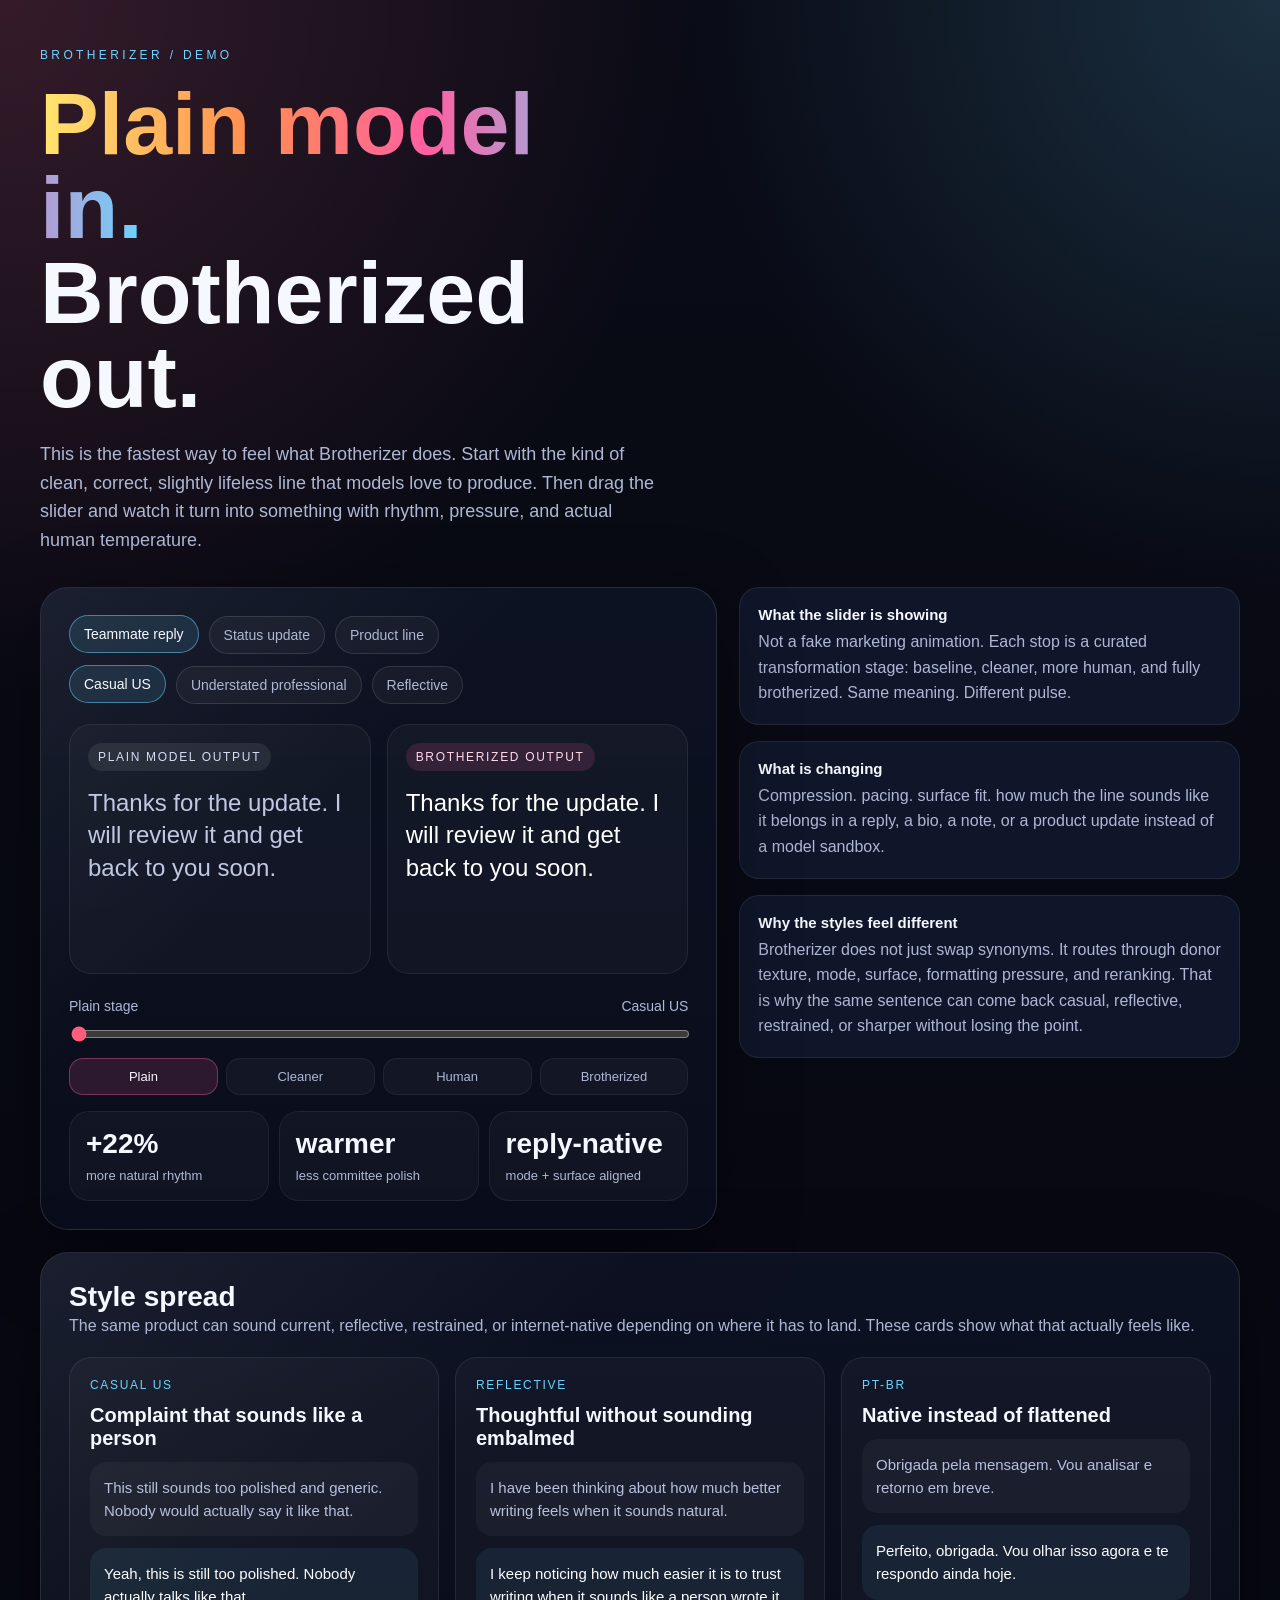
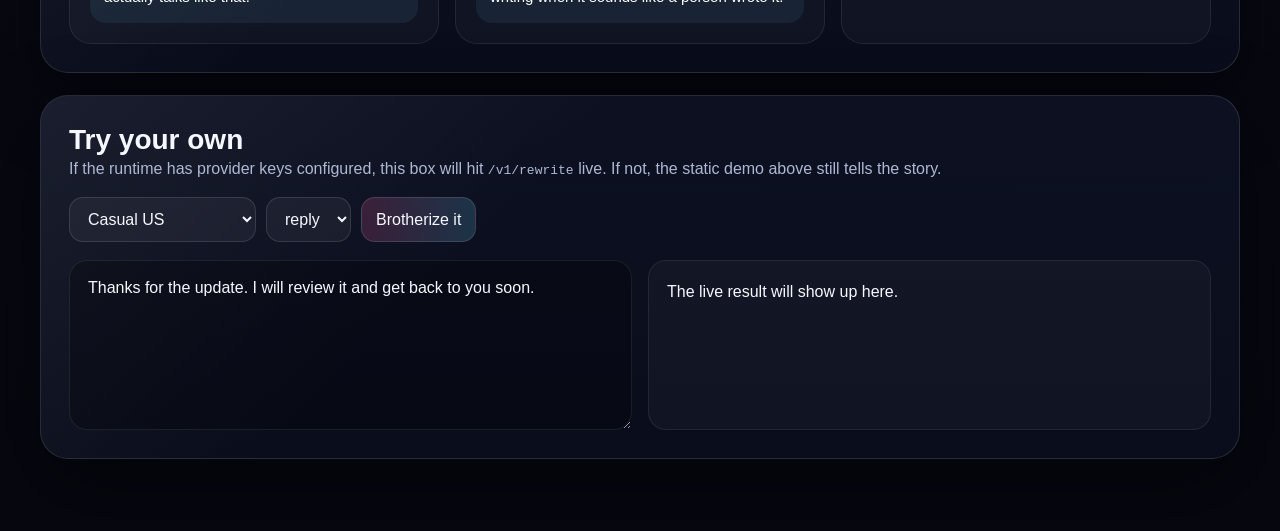
<file: brotherizer_assets/demo/index.html>
<!doctype html>
<html lang="en">
  <head>
    <meta charset="utf-8" />
    <meta name="viewport" content="width=device-width, initial-scale=1" />
    <title>Brotherizer Demo</title>
    <style>
      :root {
        --bg: #080914;
        --panel: rgba(14, 19, 37, 0.86);
        --panel-2: rgba(20, 28, 52, 0.72);
        --line: rgba(255, 255, 255, 0.12);
        --text: #f6f8ff;
        --muted: #aeb8d4;
        --warm: #ff9a47;
        --hot: #ff5d7a;
        --cool: #6ad5ff;
        --lime: #9ff59f;
        --shadow: 0 24px 80px rgba(0, 0, 0, 0.4);
      }

      * {
        box-sizing: border-box;
      }

      body {
        margin: 0;
        font-family: "Avenir Next", "Segoe UI Variable", "SF Pro Display", sans-serif;
        color: var(--text);
        background:
          radial-gradient(circle at top left, rgba(255, 99, 132, 0.18), transparent 28%),
          radial-gradient(circle at top right, rgba(106, 213, 255, 0.18), transparent 24%),
          linear-gradient(180deg, #090b16 0%, #06070f 100%);
        min-height: 100vh;
      }

      .shell {
        width: min(1200px, calc(100vw - 32px));
        margin: 0 auto;
        padding: 48px 0 72px;
      }

      .hero {
        display: grid;
        gap: 20px;
        margin-bottom: 32px;
      }

      .eyebrow {
        letter-spacing: 0.28em;
        text-transform: uppercase;
        font-size: 12px;
        color: var(--cool);
      }

      h1 {
        font-size: clamp(42px, 7vw, 88px);
        line-height: 0.96;
        margin: 0;
        max-width: 11ch;
      }

      .gradient {
        background: linear-gradient(90deg, #ffe66f 0%, #ff8f4f 35%, #ff5fa2 65%, #6ad5ff 100%);
        -webkit-background-clip: text;
        background-clip: text;
        color: transparent;
      }

      .lede {
        max-width: 62ch;
        color: var(--muted);
        font-size: 18px;
        line-height: 1.6;
        margin: 0;
      }

      .grid {
        display: grid;
        gap: 22px;
      }

      .hero-grid {
        grid-template-columns: 1.15fr 0.85fr;
        align-items: start;
      }

      .panel {
        position: relative;
        overflow: hidden;
        background: linear-gradient(180deg, var(--panel) 0%, rgba(10, 14, 28, 0.94) 100%);
        border: 1px solid var(--line);
        border-radius: 28px;
        box-shadow: var(--shadow);
      }

      .panel::before {
        content: "";
        position: absolute;
        inset: 0;
        background: linear-gradient(135deg, rgba(255,255,255,0.06), transparent 38%);
        pointer-events: none;
      }

      .panel-body {
        position: relative;
        padding: 28px;
        z-index: 1;
      }

      .toolbar,
      .style-row,
      .metrics,
      .playground-controls {
        display: flex;
        flex-wrap: wrap;
        gap: 10px;
      }

      .chip {
        border: 1px solid var(--line);
        background: rgba(255,255,255,0.04);
        color: var(--muted);
        padding: 10px 14px;
        border-radius: 999px;
        font-size: 14px;
        cursor: pointer;
        transition: 160ms ease;
      }

      .chip:hover,
      .chip.active {
        color: var(--text);
        border-color: rgba(106, 213, 255, 0.5);
        background: rgba(106, 213, 255, 0.12);
        transform: translateY(-1px);
      }

      .comparison {
        display: grid;
        grid-template-columns: repeat(2, minmax(0, 1fr));
        gap: 16px;
        margin-top: 20px;
      }

      .copy-card {
        min-height: 250px;
        border: 1px solid rgba(255,255,255,0.08);
        background: rgba(255,255,255,0.03);
        border-radius: 22px;
        padding: 18px;
      }

      .copy-label {
        display: inline-block;
        padding: 7px 10px;
        border-radius: 999px;
        font-size: 12px;
        text-transform: uppercase;
        letter-spacing: 0.14em;
        margin-bottom: 16px;
      }

      .copy-label.before {
        background: rgba(255,255,255,0.08);
        color: #d5ddf5;
      }

      .copy-label.after {
        background: rgba(255, 95, 162, 0.14);
        color: #ffd9ea;
      }

      .copy-text {
        font-size: 24px;
        line-height: 1.35;
        margin: 0;
        white-space: pre-wrap;
      }

      .copy-text.before {
        color: #c0c8e2;
      }

      .copy-text.after {
        color: #ffffff;
      }

      .stage-wrap {
        margin-top: 24px;
      }

      .stage-meta {
        display: flex;
        justify-content: space-between;
        align-items: center;
        gap: 16px;
        margin-bottom: 10px;
        font-size: 14px;
        color: var(--muted);
      }

      input[type="range"] {
        width: 100%;
        accent-color: var(--hot);
      }

      .stage-pills {
        display: grid;
        grid-template-columns: repeat(4, minmax(0, 1fr));
        gap: 8px;
        margin-top: 12px;
      }

      .stage-pill {
        text-align: center;
        padding: 10px 8px;
        border-radius: 14px;
        background: rgba(255,255,255,0.04);
        border: 1px solid rgba(255,255,255,0.06);
        color: var(--muted);
        font-size: 13px;
      }

      .stage-pill.active {
        color: var(--text);
        background: rgba(255, 95, 162, 0.14);
        border-color: rgba(255, 95, 162, 0.38);
      }

      .metrics {
        margin-top: 16px;
      }

      .metric {
        flex: 1 1 0;
        min-width: 120px;
        padding: 16px;
        border-radius: 20px;
        background: rgba(255,255,255,0.03);
        border: 1px solid rgba(255,255,255,0.06);
      }

      .metric strong {
        display: block;
        font-size: 28px;
        margin-bottom: 6px;
        color: var(--text);
      }

      .metric span {
        color: var(--muted);
        font-size: 13px;
      }

      .aside-copy {
        display: grid;
        gap: 16px;
      }

      .aside-copy h2,
      .gallery h2,
      .playground h2 {
        margin: 0;
        font-size: 28px;
      }

      .aside-copy p,
      .gallery p,
      .playground p {
        margin: 0;
        color: var(--muted);
        line-height: 1.6;
      }

      .signal-card {
        padding: 18px;
        border-radius: 20px;
        background: var(--panel-2);
        border: 1px solid rgba(255,255,255,0.08);
      }

      .signal-card strong {
        display: block;
        font-size: 15px;
        margin-bottom: 6px;
      }

      .gallery-grid {
        display: grid;
        grid-template-columns: repeat(3, minmax(0, 1fr));
        gap: 16px;
        margin-top: 18px;
      }

      .gallery-card {
        padding: 20px;
        border-radius: 22px;
        border: 1px solid rgba(255,255,255,0.08);
        background: rgba(255,255,255,0.03);
      }

      .gallery-card .mode {
        color: var(--cool);
        text-transform: uppercase;
        letter-spacing: 0.14em;
        font-size: 12px;
      }

      .gallery-card h3 {
        margin: 12px 0 10px;
        font-size: 20px;
      }

      .gallery-card .baseline,
      .gallery-card .result {
        padding: 14px;
        border-radius: 16px;
        margin-top: 12px;
        font-size: 15px;
        line-height: 1.55;
      }

      .gallery-card .baseline {
        background: rgba(255,255,255,0.04);
        color: #b7c1dd;
      }

      .gallery-card .result {
        background: rgba(106, 213, 255, 0.08);
        color: #fdfdff;
      }

      .playground-grid {
        display: grid;
        grid-template-columns: 1fr 1fr;
        gap: 16px;
        margin-top: 18px;
      }

      textarea {
        width: 100%;
        min-height: 170px;
        resize: vertical;
        padding: 18px;
        border-radius: 18px;
        border: 1px solid rgba(255,255,255,0.08);
        background: rgba(0,0,0,0.24);
        color: var(--text);
        font: inherit;
      }

      select,
      button {
        border-radius: 14px;
        border: 1px solid rgba(255,255,255,0.12);
        background: rgba(255,255,255,0.05);
        color: var(--text);
        padding: 12px 14px;
        font: inherit;
      }

      button {
        background: linear-gradient(90deg, rgba(255,95,162,0.18), rgba(106,213,255,0.18));
        cursor: pointer;
      }

      button:hover {
        transform: translateY(-1px);
      }

      .playground-output {
        min-height: 170px;
        padding: 18px;
        border-radius: 18px;
        border: 1px solid rgba(255,255,255,0.08);
        background: rgba(255,255,255,0.03);
        white-space: pre-wrap;
        line-height: 1.6;
      }

      .flash {
        animation: pulse 320ms ease;
      }

      @keyframes pulse {
        0% { transform: translateY(6px); opacity: 0.45; }
        100% { transform: translateY(0); opacity: 1; }
      }

      @media (max-width: 980px) {
        .hero-grid,
        .comparison,
        .playground-grid,
        .gallery-grid {
          grid-template-columns: 1fr;
        }

        .shell {
          width: min(100vw - 20px, 100%);
          padding: 28px 0 56px;
        }
      }
    </style>
  </head>
  <body>
    <main class="shell">
      <section class="hero">
        <div class="eyebrow">Brotherizer / Demo</div>
        <h1><span class="gradient">Plain model in.</span> Brotherized out.</h1>
        <p class="lede">
          This is the fastest way to feel what Brotherizer does. Start with the kind of clean, correct, slightly lifeless line that models love to produce. Then drag the slider and watch it turn into something with rhythm, pressure, and actual human temperature.
        </p>
      </section>

      <section class="grid hero-grid">
        <article class="panel">
          <div class="panel-body">
            <div class="toolbar" id="example-tabs"></div>
            <div class="style-row" id="style-tabs" style="margin-top: 12px;"></div>

            <div class="comparison">
              <div class="copy-card">
                <span class="copy-label before">Plain model output</span>
                <p class="copy-text before" id="before-text"></p>
              </div>
              <div class="copy-card">
                <span class="copy-label after">Brotherized output</span>
                <p class="copy-text after flash" id="after-text"></p>
              </div>
            </div>

            <div class="stage-wrap">
              <div class="stage-meta">
                <span id="stage-label">Stage 1 / 4</span>
                <span id="style-caption">Casual US</span>
              </div>
              <input id="intensity" type="range" min="0" max="3" step="1" value="0" />
              <div class="stage-pills" id="stage-pills"></div>
            </div>

            <div class="metrics">
              <div class="metric">
                <strong id="metric-rhythm">+18%</strong>
                <span>more natural rhythm</span>
              </div>
              <div class="metric">
                <strong id="metric-heat">warmer</strong>
                <span>less committee polish</span>
              </div>
              <div class="metric">
                <strong id="metric-style">on-voice</strong>
                <span>mode + surface aligned</span>
              </div>
            </div>
          </div>
        </article>

        <aside class="aside-copy">
          <div class="signal-card">
            <strong>What the slider is showing</strong>
            <p>Not a fake marketing animation. Each stop is a curated transformation stage: baseline, cleaner, more human, and fully brotherized. Same meaning. Different pulse.</p>
          </div>
          <div class="signal-card">
            <strong>What is changing</strong>
            <p>Compression. pacing. surface fit. how much the line sounds like it belongs in a reply, a bio, a note, or a product update instead of a model sandbox.</p>
          </div>
          <div class="signal-card">
            <strong>Why the styles feel different</strong>
            <p>Brotherizer does not just swap synonyms. It routes through donor texture, mode, surface, formatting pressure, and reranking. That is why the same sentence can come back casual, reflective, restrained, or sharper without losing the point.</p>
          </div>
        </aside>
      </section>

      <section class="panel gallery" style="margin-top: 22px;">
        <div class="panel-body">
          <h2>Style spread</h2>
          <p>The same product can sound current, reflective, restrained, or internet-native depending on where it has to land. These cards show what that actually feels like.</p>
          <div class="gallery-grid" id="gallery-grid"></div>
        </div>
      </section>

      <section class="panel playground" style="margin-top: 22px;">
        <div class="panel-body">
          <h2>Try your own</h2>
          <p>If the runtime has provider keys configured, this box will hit <code>/v1/rewrite</code> live. If not, the static demo above still tells the story.</p>
          <div class="playground-controls" style="margin-top: 16px;">
            <select id="playground-mode">
              <option value="casual_us_human_mode">Casual US</option>
              <option value="en_reflective_human_mode">Reflective English</option>
              <option value="british_professional_human_mode">British Professional</option>
              <option value="ptbr_twitter_mode">PT-BR Twitter</option>
            </select>
            <select id="playground-surface">
              <option value="reply">reply</option>
              <option value="post">post</option>
              <option value="note">note</option>
              <option value="bio">bio</option>
            </select>
            <button id="playground-submit">Brotherize it</button>
          </div>
          <div class="playground-grid">
            <textarea id="playground-input">Thanks for the update. I will review it and get back to you soon.</textarea>
            <div class="playground-output" id="playground-output">The live result will show up here.</div>
          </div>
        </div>
      </section>
    </main>

    <script>
      const DEMOS = [
        {
          id: "reply",
          label: "Teammate reply",
          styles: {
            casual: {
              label: "Casual US",
              metrics: ["+22%", "warmer", "reply-native"],
              stages: [
                "Thanks for the update. I will review it and get back to you soon.",
                "Thanks for the update. I'll review it and get back to you soon.",
                "Thanks for sending that over. I'll take a look and get back to you today.",
                "Got it, thanks. I'll dig in and circle back with something useful today."
              ]
            },
            pro: {
              label: "Understated professional",
              metrics: ["+11%", "calmer", "cleaner"],
              stages: [
                "Thanks for the update. I will review it and get back to you soon.",
                "Thanks for the update. I'll review it and get back to you shortly.",
                "Thanks for sending this through. I'll review it and come back with a clear response shortly.",
                "Thanks for sending this over. I'll take a proper look and come back with something clear and useful shortly."
              ]
            },
            reflective: {
              label: "Reflective",
              metrics: ["+15%", "softer", "note-like"],
              stages: [
                "Thanks for the update. I will review it and get back to you soon.",
                "Thanks for the update. I'll sit with it for a bit and come back to you soon.",
                "Thanks for sending this through. I'll spend a little time with it and come back to you properly.",
                "Thanks for sending this over. I'll spend some time with it and come back once I've got something more considered."
              ]
            }
          }
        },
        {
          id: "status",
          label: "Status update",
          styles: {
            pro: {
              label: "Professional",
              metrics: ["+14%", "clearer", "leadership-safe"],
              stages: [
                "The project is progressing as expected and remains on schedule.",
                "The project is progressing on schedule and remains in good shape.",
                "We're on track, and the next milestone is still where we expected it to be.",
                "Progress is steady, and nothing has moved the timeline off course."
              ]
            },
            casual: {
              label: "Direct",
              metrics: ["+19%", "sharper", "less brochure"],
              stages: [
                "The project is progressing as expected and remains on schedule.",
                "The project is moving fine and it's still on schedule.",
                "We're still on track. Nothing has really knocked the timeline around.",
                "We're on track, and the timeline still looks clean."
              ]
            },
            reflective: {
              label: "Reflective",
              metrics: ["+10%", "warmer", "less corporate"],
              stages: [
                "The project is progressing as expected and remains on schedule.",
                "The project is moving the way we hoped, and the schedule is still holding.",
                "The work is moving well, and the timeline still feels steady.",
                "There's a good rhythm to it right now, and the schedule is still holding together."
              ]
            }
          }
        },
        {
          id: "product",
          label: "Product line",
          styles: {
            casual: {
              label: "Product punch",
              metrics: ["+26%", "more alive", "demo-ready"],
              stages: [
                "This tool helps improve text quality across different use cases.",
                "This tool helps text read better across different use cases.",
                "Brotherizer helps text sound less generic and more like someone actually meant it.",
                "It takes the sentence that felt a little dead and gives it a pulse again."
              ]
            },
            pro: {
              label: "Professional",
              metrics: ["+17%", "clearer", "buyer-safe"],
              stages: [
                "This tool helps improve text quality across different use cases.",
                "This tool helps improve how text reads across different use cases.",
                "Brotherizer helps text sound less generic and more deliberate across the surfaces that matter.",
                "Same meaning. Better voice. Less committee, more human."
              ]
            },
            ptbr: {
              label: "PT-BR",
              metrics: ["+24%", "mais vivo", "mais nativo"],
              stages: [
                "Esta ferramenta ajuda a melhorar a qualidade do texto em diferentes contextos.",
                "Essa ferramenta ajuda o texto a soar melhor em diferentes contextos.",
                "O Brotherizer faz o texto soar menos generico e mais como algo que alguem realmente quis dizer.",
                "Mesma ideia. Mais voz. Menos cara de comite, mais cara de gente."
              ]
            }
          }
        }
      ];

      const GALLERY = [
        {
          mode: "Casual US",
          title: "Complaint that sounds like a person",
          baseline: "This still sounds too polished and generic. Nobody would actually say it like that.",
          result: "Yeah, this is still too polished. Nobody actually talks like that."
        },
        {
          mode: "Reflective",
          title: "Thoughtful without sounding embalmed",
          baseline: "I have been thinking about how much better writing feels when it sounds natural.",
          result: "I keep noticing how much easier it is to trust writing when it sounds like a person wrote it."
        },
        {
          mode: "PT-BR",
          title: "Native instead of flattened",
          baseline: "Obrigada pela mensagem. Vou analisar e retorno em breve.",
          result: "Perfeito, obrigada. Vou olhar isso agora e te respondo ainda hoje."
        }
      ];

      const stageNames = ["Plain", "Cleaner", "Human", "Brotherized"];
      let exampleIndex = 0;
      let styleKey = "casual";
      let stageIndex = 0;

      const exampleTabs = document.getElementById("example-tabs");
      const styleTabs = document.getElementById("style-tabs");
      const beforeText = document.getElementById("before-text");
      const afterText = document.getElementById("after-text");
      const slider = document.getElementById("intensity");
      const stageLabel = document.getElementById("stage-label");
      const styleCaption = document.getElementById("style-caption");
      const stagePills = document.getElementById("stage-pills");
      const galleryGrid = document.getElementById("gallery-grid");
      const metricRhythm = document.getElementById("metric-rhythm");
      const metricHeat = document.getElementById("metric-heat");
      const metricStyle = document.getElementById("metric-style");

      function renderExampleTabs() {
        exampleTabs.innerHTML = "";
        DEMOS.forEach((demo, index) => {
          const button = document.createElement("button");
          button.className = "chip" + (index === exampleIndex ? " active" : "");
          button.textContent = demo.label;
          button.onclick = () => {
            exampleIndex = index;
            styleKey = Object.keys(DEMOS[exampleIndex].styles)[0];
            stageIndex = 0;
            slider.value = "0";
            render();
          };
          exampleTabs.appendChild(button);
        });
      }

      function renderStyleTabs() {
        styleTabs.innerHTML = "";
        const styles = DEMOS[exampleIndex].styles;
        Object.entries(styles).forEach(([key, value]) => {
          const button = document.createElement("button");
          button.className = "chip" + (key === styleKey ? " active" : "");
          button.textContent = value.label;
          button.onclick = () => {
            styleKey = key;
            stageIndex = 0;
            slider.value = "0";
            render();
          };
          styleTabs.appendChild(button);
        });
      }

      function renderStagePills() {
        stagePills.innerHTML = "";
        stageNames.forEach((name, index) => {
          const div = document.createElement("div");
          div.className = "stage-pill" + (index === stageIndex ? " active" : "");
          div.textContent = name;
          stagePills.appendChild(div);
        });
      }

      function renderGallery() {
        galleryGrid.innerHTML = "";
        GALLERY.forEach((card) => {
          const article = document.createElement("article");
          article.className = "gallery-card";
          article.innerHTML = `
            <div class="mode">${card.mode}</div>
            <h3>${card.title}</h3>
            <div class="baseline">${card.baseline}</div>
            <div class="result">${card.result}</div>
          `;
          galleryGrid.appendChild(article);
        });
      }

      function render() {
        const demo = DEMOS[exampleIndex];
        const style = demo.styles[styleKey];
        const baseline = style.stages[0];
        const current = style.stages[stageIndex];

        renderExampleTabs();
        renderStyleTabs();
        renderStagePills();
        beforeText.textContent = baseline;
        afterText.classList.remove("flash");
        void afterText.offsetWidth;
        afterText.textContent = current;
        afterText.classList.add("flash");
        stageLabel.textContent = `${stageNames[stageIndex]} stage`;
        styleCaption.textContent = style.label;
        metricRhythm.textContent = style.metrics[0];
        metricHeat.textContent = style.metrics[1];
        metricStyle.textContent = style.metrics[2];
      }

      slider.addEventListener("input", (event) => {
        stageIndex = Number(event.target.value);
        render();
      });

      renderGallery();
      render();

      const submit = document.getElementById("playground-submit");
      const input = document.getElementById("playground-input");
      const mode = document.getElementById("playground-mode");
      const surface = document.getElementById("playground-surface");
      const output = document.getElementById("playground-output");

      submit.addEventListener("click", async () => {
        output.textContent = "Brotherizing...";
        try {
          const response = await fetch("/v1/rewrite", {
            method: "POST",
            headers: { "Content-Type": "application/json" },
            body: JSON.stringify({
              text: input.value,
              mode: mode.value,
              surface_mode: surface.value,
              candidate_count: 3,
              use_xai_judge: false
            })
          });
          const data = await response.json();
          if (!response.ok) {
            output.textContent = data?.error?.message || "Live Brotherizer call failed.";
            return;
          }
          output.textContent = data.winner?.text || "No rewrite returned.";
        } catch (error) {
          output.textContent = "Live rewrite unavailable right now. The curated demo above still shows the product shape.";
        }
      });
    </script>
  </body>
</html>
</file>
